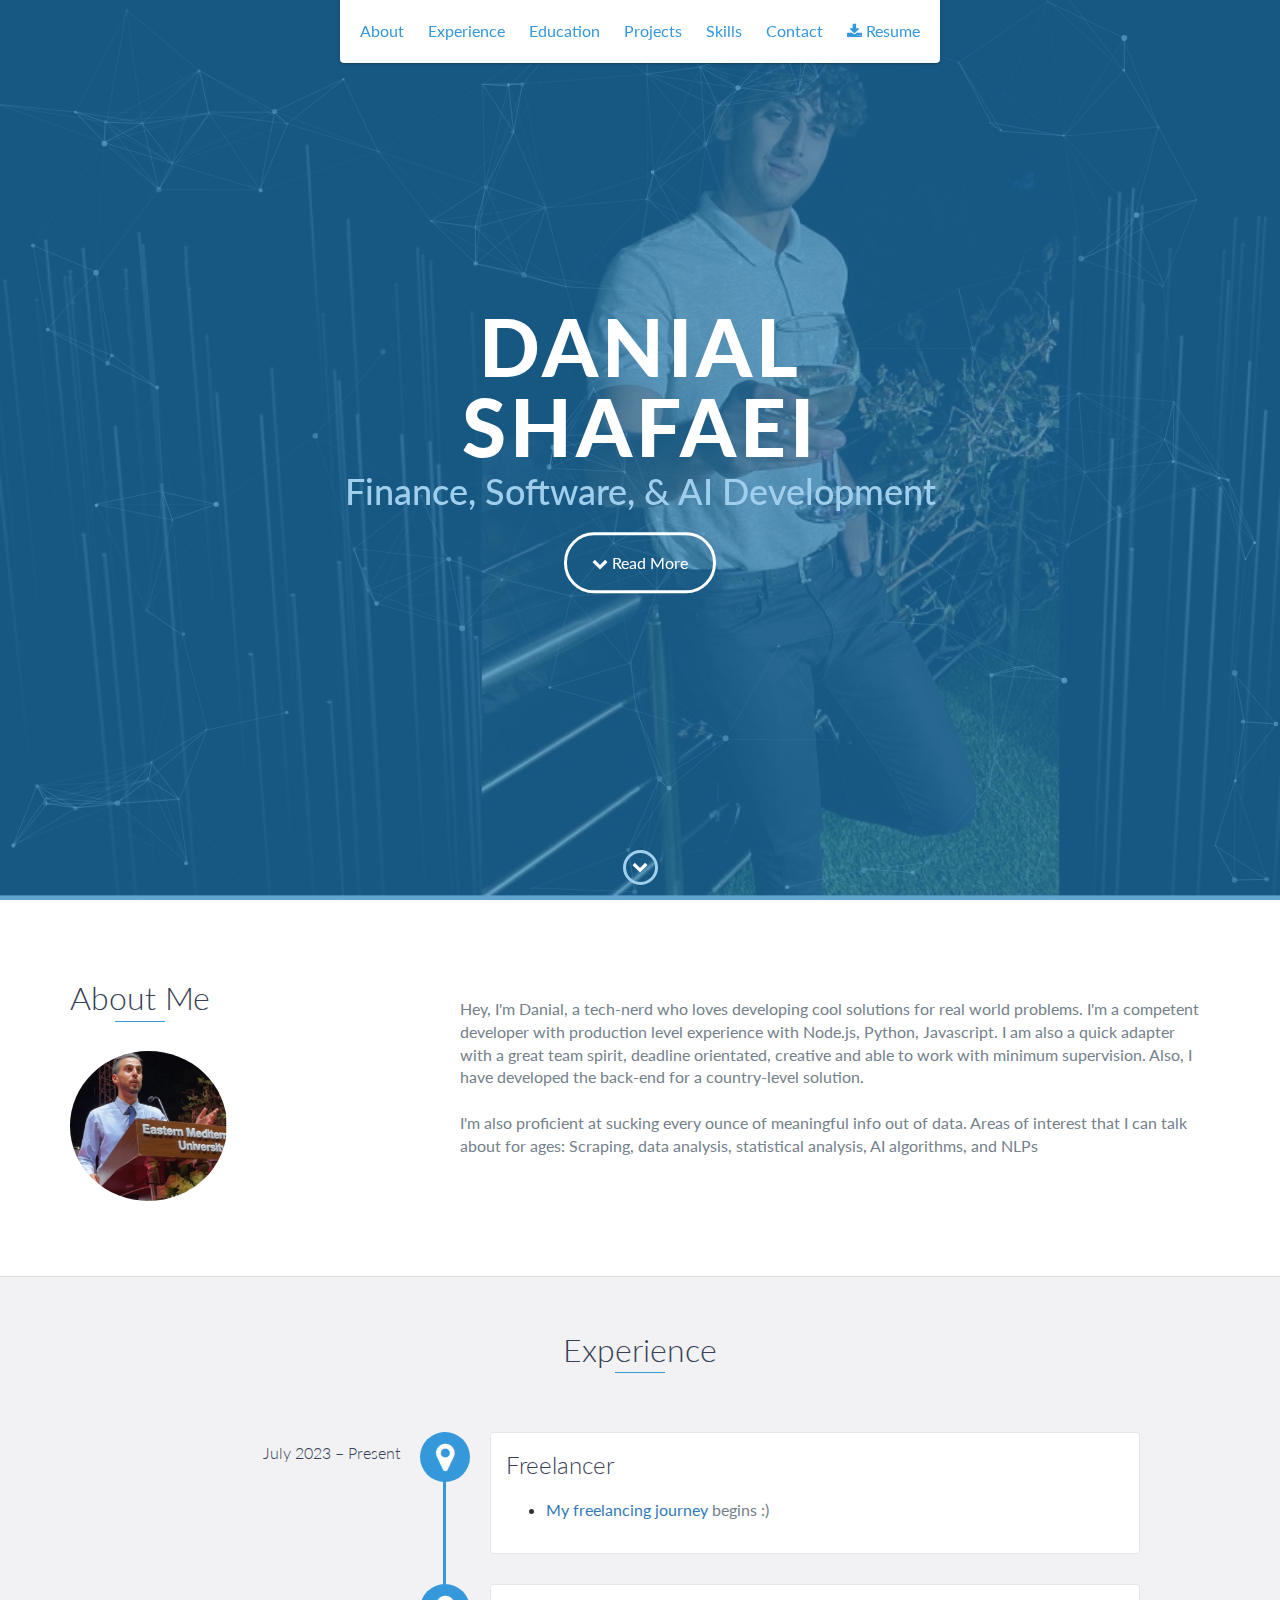
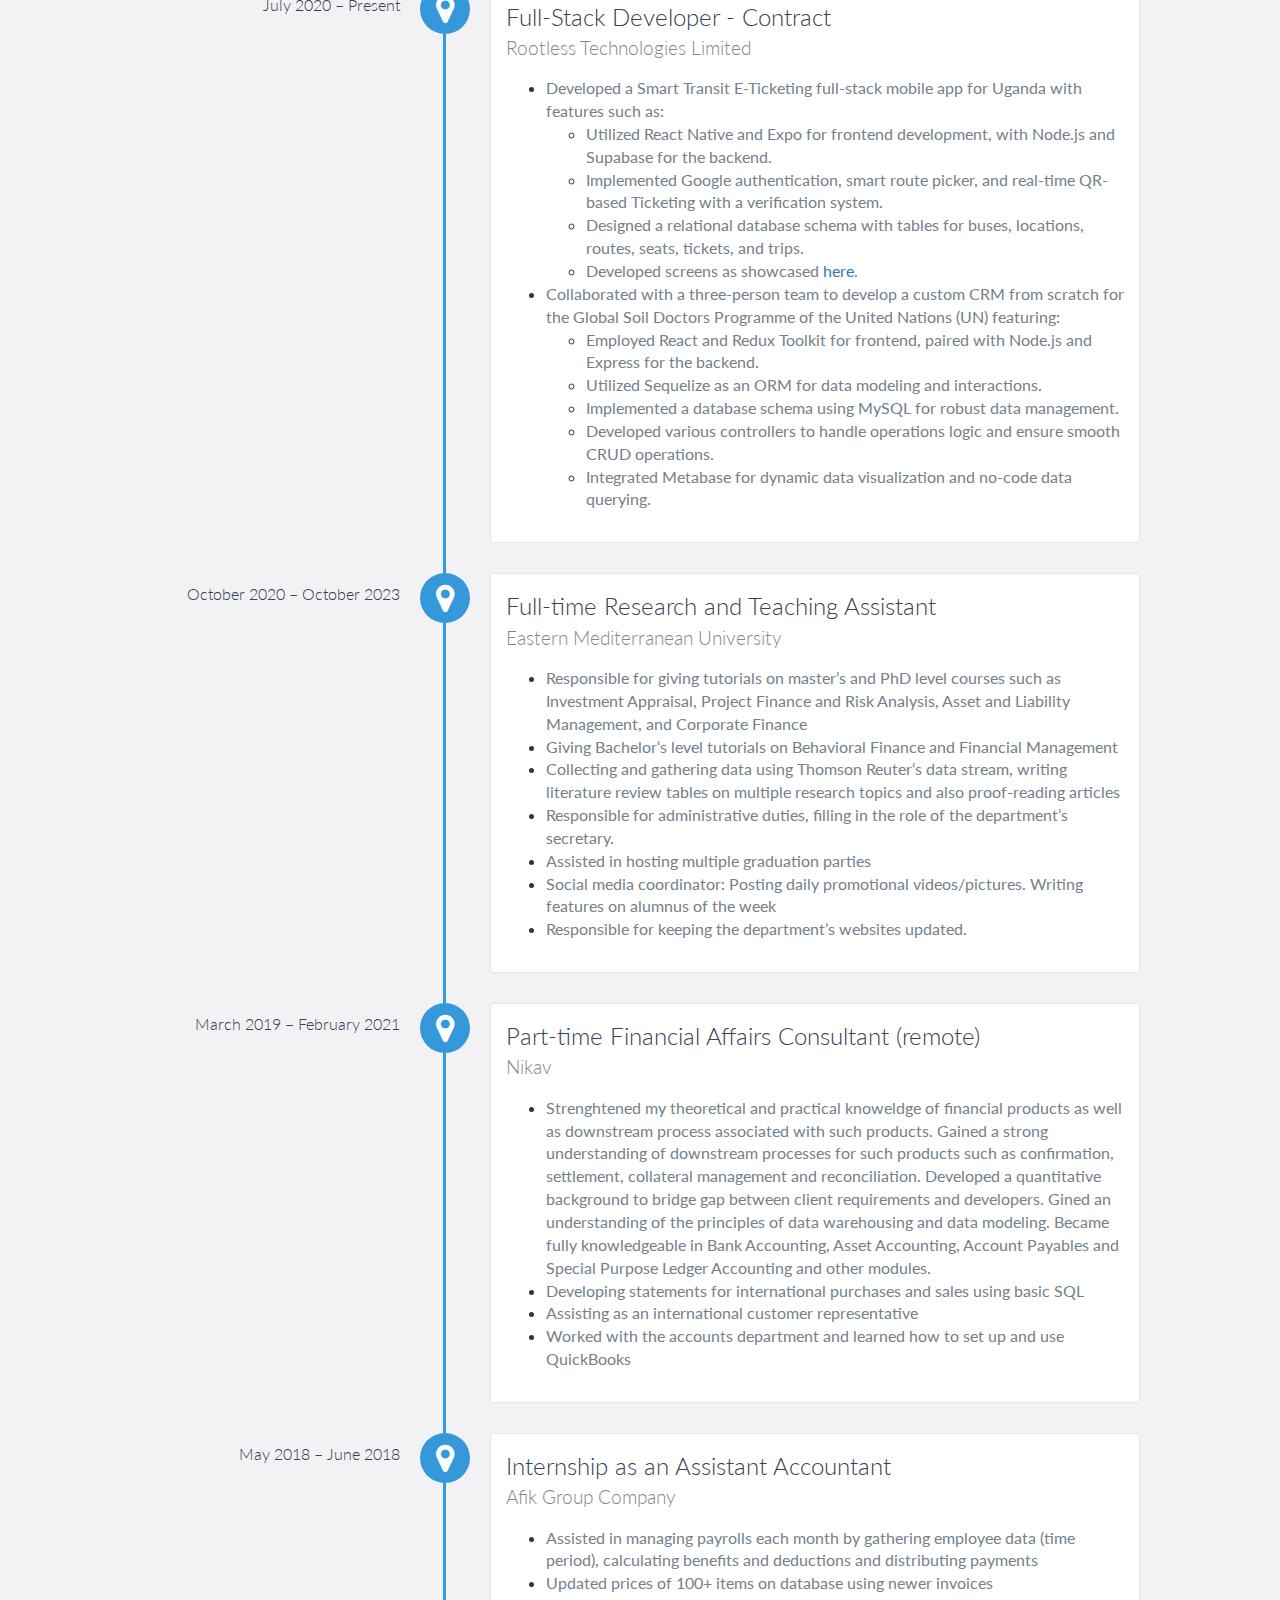
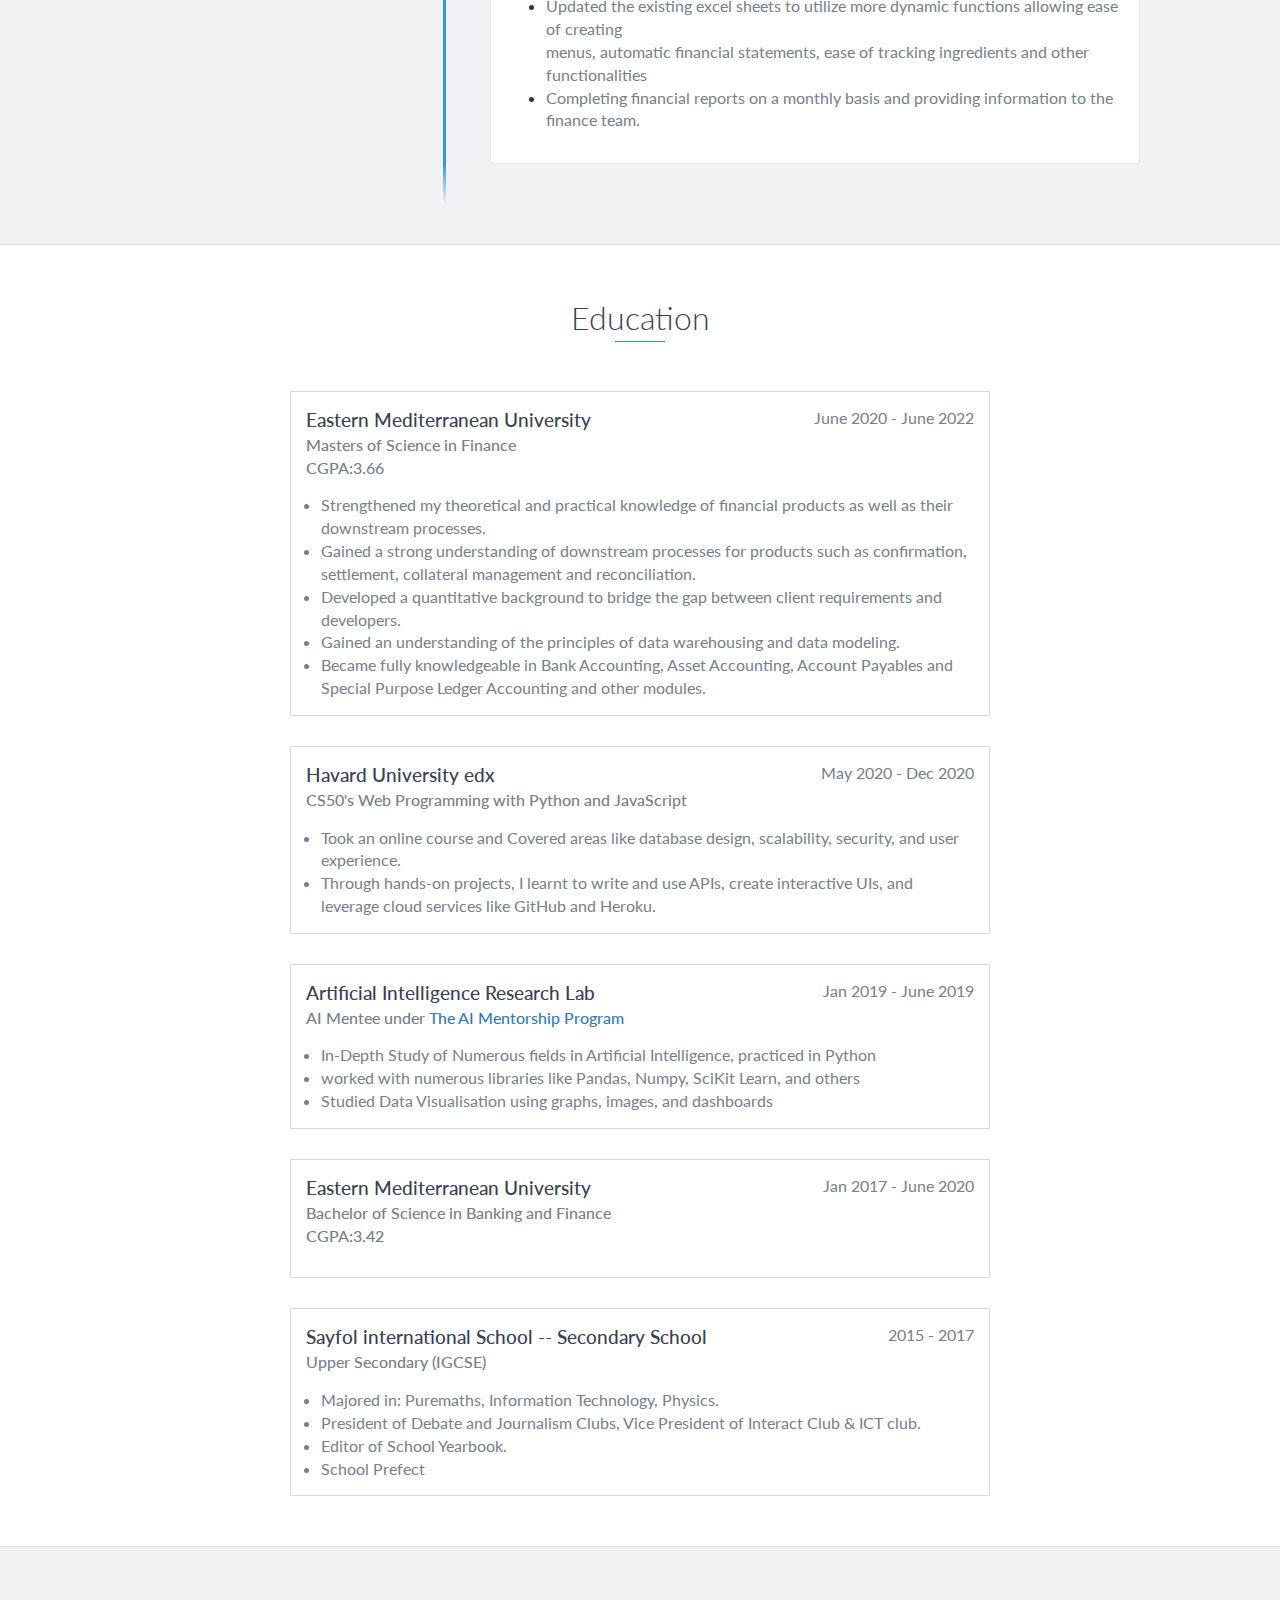
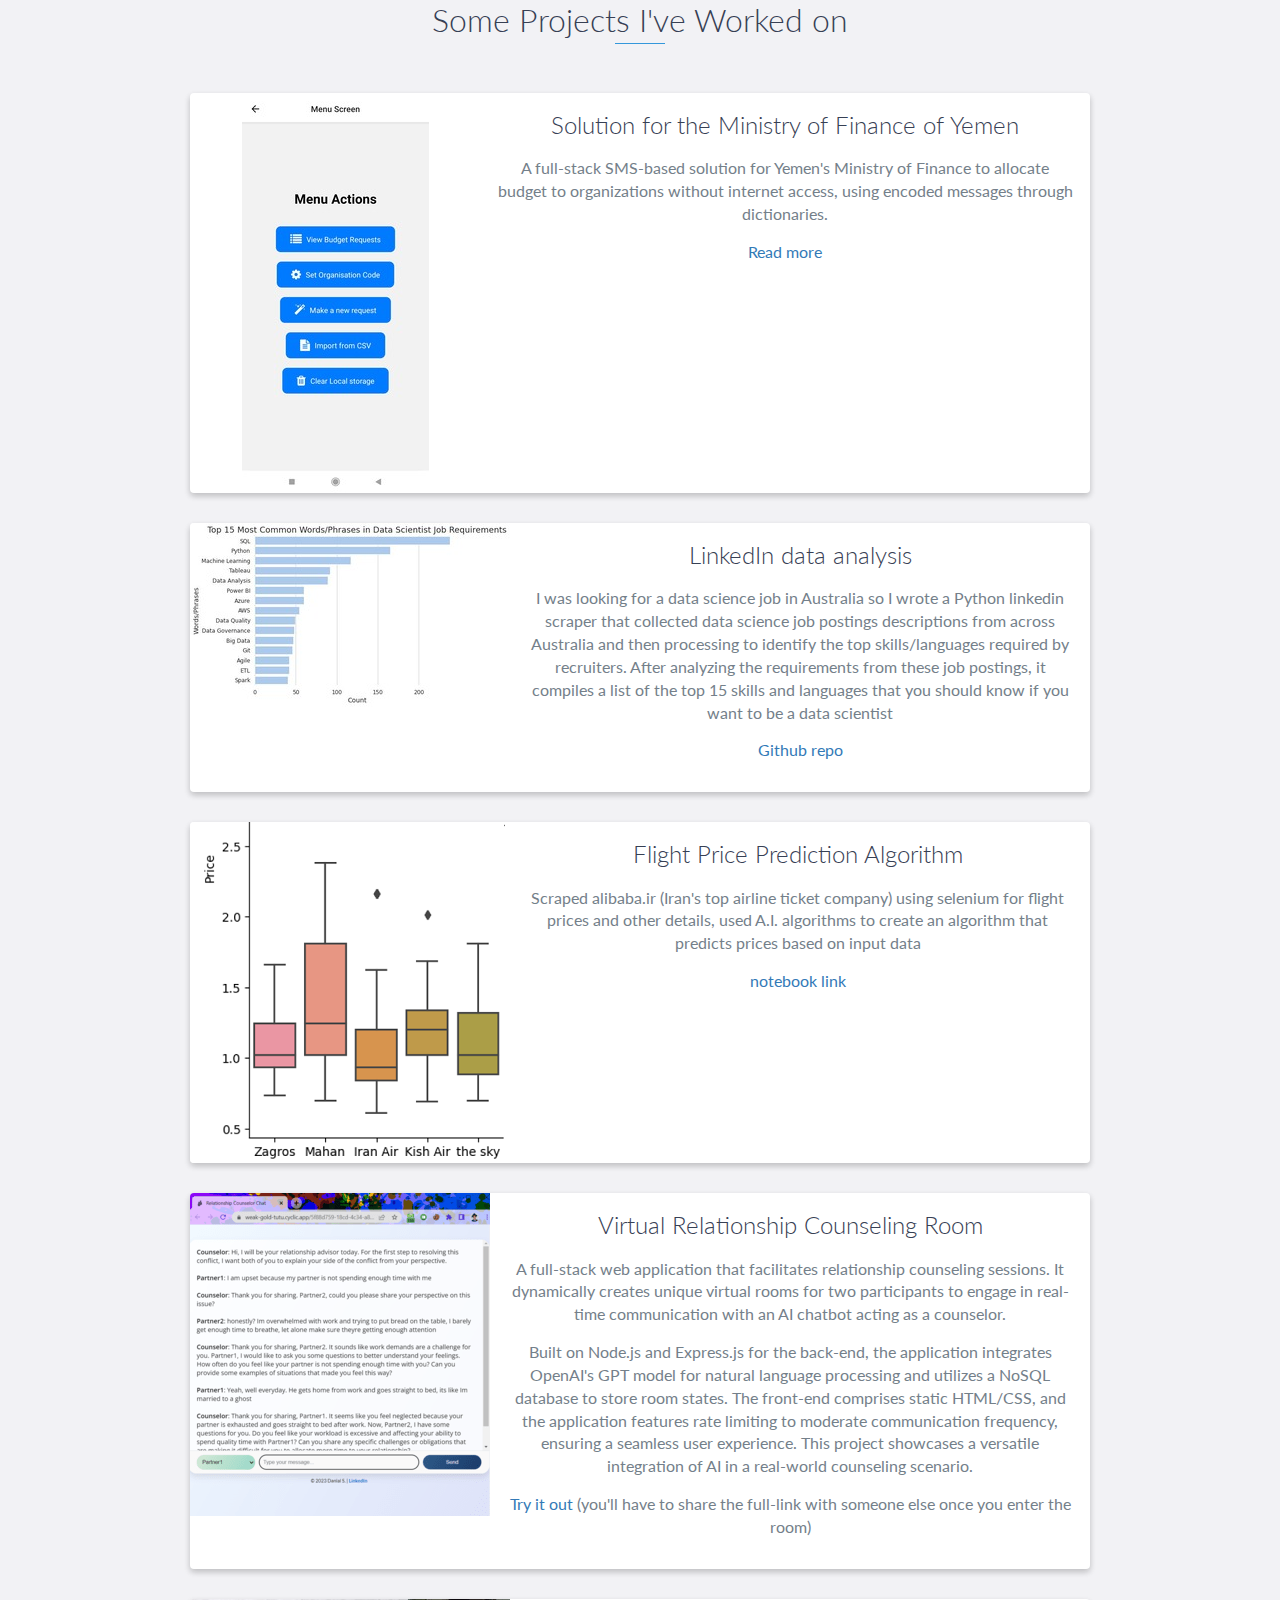
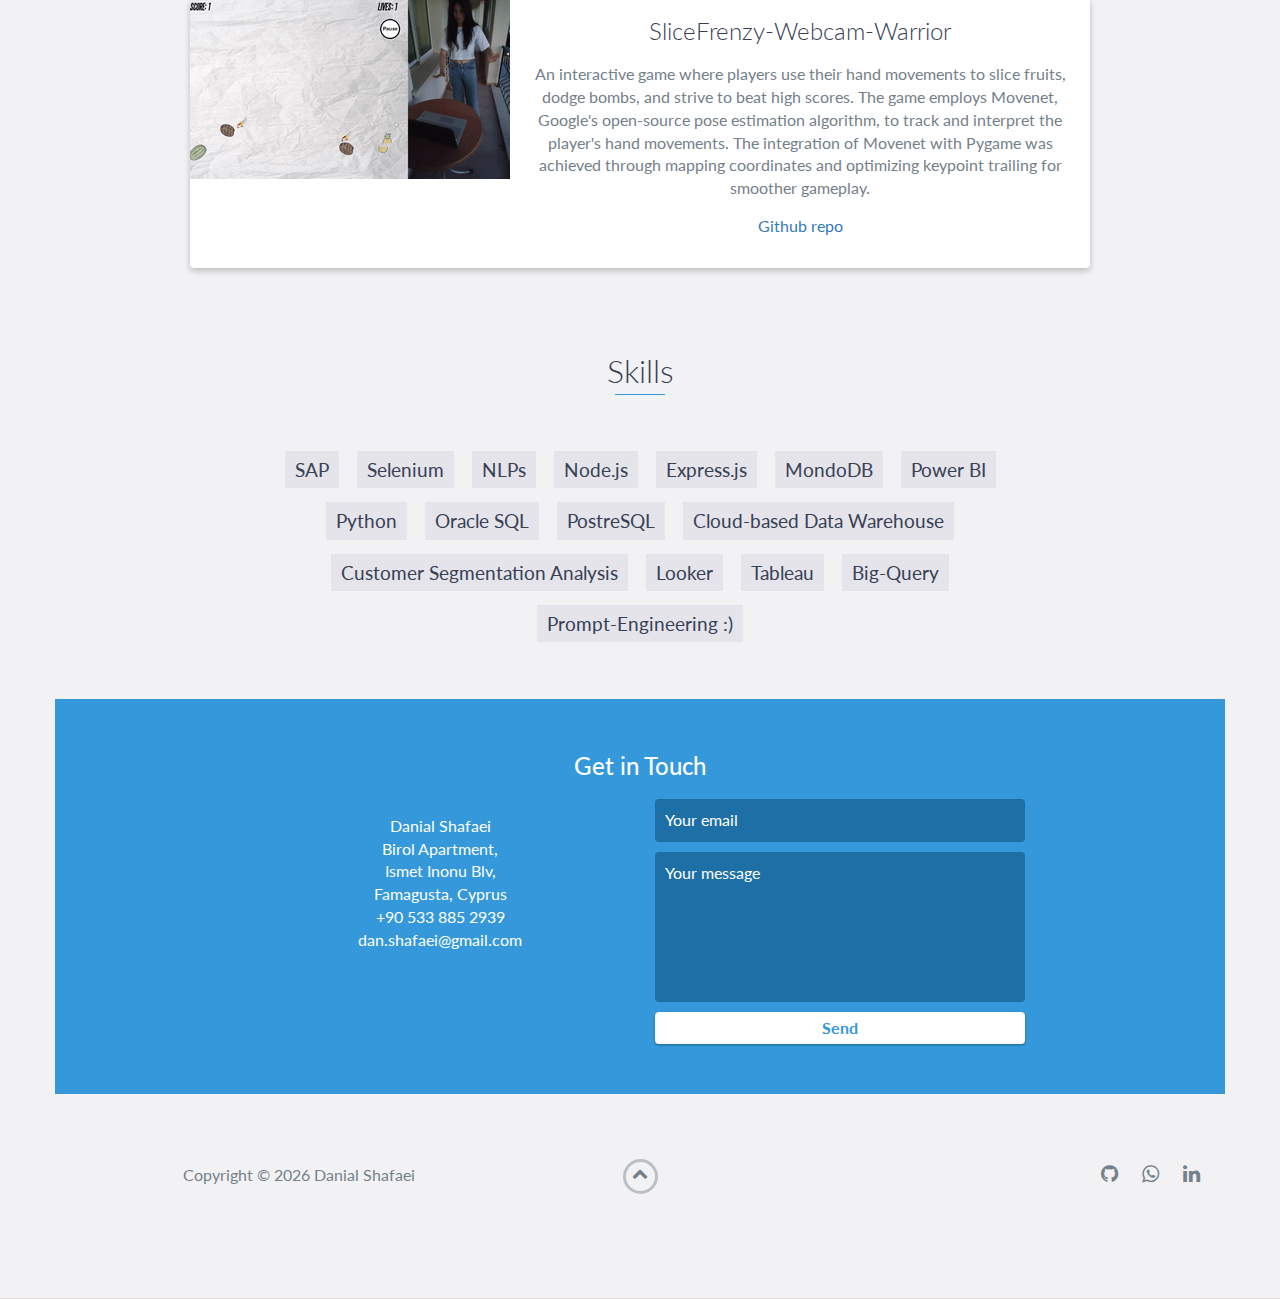
<file: index.html>
<!DOCTYPE html>
<html class="no-js" lang="en">

<head>
    <meta charset="utf-8">
    <meta http-equiv="X-UA-Compatible" content="IE=edge">
    <meta name="viewport" content="width=device-width, initial-scale=1">
    <title>Danial Shafaei | My Resume (CV)</title>
	<link rel="shortcut icon" href="favicon.ico" type="image/x-icon">
	<link rel="icon" href="favicon.ico" type="image/x-icon">
    <link href="https://fonts.googleapis.com/css?family=Lato:300,400,700,900" rel="stylesheet">
    <link rel="stylesheet" href="libs/font-awesome/css/font-awesome.min.css">
    <link href="css/bootstrap.min.css" rel="stylesheet">
    <link href="css/styles.css" rel="stylesheet">

    <meta name="description" content="An enthusiastic, skilled and competent developer with a passion for artificial intelligence and web design">
    <meta property="og:url" content="https://dadashvespek.github.io" />
    <meta property="og:title" content="Danial Shafaei | My Resume " />
    <meta property="og:description" content="My simple online resume : Built and hosted on Github Pages">
    <meta property="og:image" content="https://dadashvespek.github.io/images/profile_close.jpg">
    <meta property="og:type" content="website" />
    <meta property="og:locale" content="en_GB" />

    <!-- <script src="js/modernizr-webp.js"></script> -->
</head>

<body>
    <div id="mobile-menu-open" class="shadow-large">
        <i class="fa fa-bars" aria-hidden="true"></i>
    </div>
    <!-- End #mobile-menu-toggle -->
    <header class="sticky">
        <div id="mobile-menu-close">
            <span>Close</span> <i class="fa fa-times" aria-hidden="true"></i>
        </div>
        <ul id="menu" class="shadow">
            <li>
                <a href="#about">About</a>
            </li>
            <li>
                <a href="#experience">Experience</a>
            </li>
            <li>
                <a href="#education">Education</a>
            </li>
            <li>
                <a href="#projects">Projects</a>
            </li>
            <li>
                <a href="#skills">Skills</a>
            </li>
            <li>
                <a href="#contact">Contact</a>
            </li>

            <li>
                <a href="docs/Resume.pdf" target="_blank" class="no-scroll"><i class="fa fa-download"></i> Resume </a>
            </li>
        </ul>
    </header>
    <!-- End header -->

    <div id="lead">
        <div id="particles-js"></div>
        <div id="lead-content">
            <h1>Danial Shafaei</h1>
            <h2>Finance, Software, & AI Development </h2>
            <a class="btn-rounded-white" id="goDown" style="cursor:pointer"><i class="fa fa-chevron-down pulse"></i> Read More</a>
        </div>
        <!-- End #lead-content -->

        <div id="lead-overlay"></div>

        <div id="lead-down">
            <span>
                <i class="fa fa-chevron-down" aria-hidden="true"></i> 
            </span>
        </div>
        <!-- End #lead-down -->
    </div>
    <!-- End #lead -->
    <div id="about">
        <div class="container">
            <div class="row">
                <div class="col-md-4">
                    <h2 class="heading">About Me</h2><br>
                    <img src="images/profile_close.png" height="150px" style="border-radius:80%" title="Danial Shafaei" alt="Danial Shafaei">
                </div>
                <div class="col-md-8">
                    <p>
                        <br>
                        Hey, I'm Danial, a tech-nerd who loves developing cool solutions for real world problems. 
                        I'm a competent developer with production level experience with Node.js, Python, Javascript. I am also a quick adapter with a great team spirit, deadline orientated, creative and able to work with minimum supervision. Also, I have developed the back-end for a country-level solution.<br><br>
                        I'm also proficient at sucking every ounce of meaningful info out of data. Areas of interest that I can talk about for ages: Scraping, data analysis, statistical analysis, AI algorithms, and NLPs
                    </p>
                </div>
            </div>
        </div>
    </div>
    <!-- End #about -->

    <div id="experience" class="background-alt">
        <h2 class="heading">Experience</h2>
        <div id="experience-timeline">
            
            <div data-date="July 2023 – Present">
                <h3>Freelancer</h3>
                <p>
                    <ul>
                        <li><p><a href="https://www.upwork.com/freelancers/danialshafaei">My freelancing journey</a> begins :)</p></li>
                    </ul>
                </p>
            </div>
            
            <!-- <div data-date="June 2022 – July 2023">
                <h3>Business Analyst</h3>
                <h4>Alibaba Travels Co., Remote</h4>
                <p>Reference: Name: Ramin Ahmadi | Role: Database Admin | Number: +989371440668</p>
                <p>
                    <ul>
                        <li><p>Continuously evaluating and improving the pricing model I created and deployed to aws SageMaker to maximize profitability and drive revenue growth.</p></li>
                        <li><p>Conducted a comprehensive review of the current ticket booking process, identifying a bottleneck that resulted in a ~10% increase in average booking time and a ~5% increase in workload.</p></li>
                        <li><p>Modified online booking system to automate repetitive tasks which reduced manual errors, saving ~5 man-hours per week.</p></li>
                        <li><p>Created client reports under the guidance of senior analysts, receiving 100% positive feedback for aligning to client goals.</p></li>
                        <li><p>Assisting in the implementation of an AI-powered customer service chatbot that utilizes GPT-3, reducing wait times and freeing up staff to handle more complex requests.</p></li>
                        <li><p>Modified the chatbot to utilize the GPT3.5 API, and integrated a vector database using pinecone to extend context.</p></li>
                    </ul>
                </p>
            </div>
             -->
            <div data-date="July 2020 – Present">
                <h3>Full-Stack Developer - Contract</h3>
                <h4>Rootless Technologies Limited</h4>
                <p>
                    <ul>
                        <li><p>Developed a Smart Transit E-Ticketing full-stack mobile app for Uganda with features such as:</p>
                            <ul>
                                <li><p>Utilized React Native and Expo for frontend development, with Node.js and Supabase for the backend.</p></li>
                                <li><p>Implemented Google authentication, smart route picker, and real-time QR-based Ticketing with a verification system.</p></li>
                                <li><p>Designed a relational database schema with tables for buses, locations, routes, seats, tickets, and trips.</p></li>
                                <li><p>Developed screens as showcased <a href="https://imgur.com/a/WxkoVBy" target="_blank">here</a>.</p></li>
                            </ul>
                        </li>
                        <li><p>Collaborated with a three-person team to develop a custom CRM from scratch for the Global Soil Doctors Programme of the United Nations (UN) featuring:</p>
                            <ul>
                                <li><p>Employed React and Redux Toolkit for frontend, paired with Node.js and Express for the backend.</p></li>
                                <li><p>Utilized Sequelize as an ORM for data modeling and interactions.</p></li>
                                <li><p>Implemented a database schema using MySQL for robust data management.</p></li>
                                <li><p>Developed various controllers to handle operations logic and ensure smooth CRUD operations.</p></li>
                                <li><p>Integrated Metabase for dynamic data visualization and no-code data querying.</p></li>
                            </ul>
                        </li>
                    </ul>
                </p>
            </div>
            <div data-date="October 2020 – October 2023">
                <h3>Full-time Research and Teaching Assistant</h3>
                <h4>Eastern Mediterranean University</h4>
                <p>
                    <ul>
                        <li><p>Responsible for giving tutorials on master’s and PhD level courses such as Investment Appraisal,
                            Project Finance and Risk Analysis, Asset and Liability Management, and Corporate Finance</p></li>
                        <li><p>Giving Bachelor‘s level tutorials on Behavioral Finance and Financial Management</p></li>
                        <li><p>Collecting and gathering data using Thomson Reuter‘s data stream, writing literature review tables
                            on multiple research topics and also proof-reading articles</p></li>
                        <li><p>Responsible for administrative duties, filling in the role of the department’s secretary.</p></li>
                        <li><p>Assisted in hosting multiple graduation parties</p></li>
                        <li><p>Social media coordinator: Posting daily promotional videos/pictures. Writing features on alumnus
                            of the week</p></li>
                        <li><p>Responsible for keeping the department’s websites updated. </p></li>
                       </ul>
                </p>
            </div>

            <div data-date="March 2019 – February 2021">
                <h3>Part-time Financial Affairs Consultant (remote)</h3>
                <h4>Nikav</h4>
                <p>
                    <ul><li><p>Strenghtened my theoretical and practical knoweldge of financial products as well as downstream process associated with such products.
Gained a strong understanding of downstream processes for such products such as confirmation, settlement, collateral management and reconciliation.
Developed a quantitative background to bridge gap between client requirements and developers.
Gined an understanding of the principles of data warehousing and data modeling.
Became fully knowledgeable in Bank Accounting, Asset Accounting, Account Payables and Special Purpose Ledger Accounting and other modules.</p></li>
                        <li><p>Developing statements for international purchases and sales using basic SQL</p></li>
                        <li><p>Assisting as an international customer representative</p></li>
                        <li><p>Worked with the accounts department and learned how to set up and use QuickBooks</p></li>
                    </ul>
                </p>
            </div>
            

            <div data-date="May 2018 – June 2018">
                <h3>Internship as an Assistant Accountant</h3>
                <h4>Afik Group Company</h4>
                <p>
                    <ul>
                        <li><p>Assisted in managing payrolls each month by gathering employee data (time period), calculating
                            benefits and deductions and distributing payments</p></li>
                        <li><p>Updated prices of 100+ items on database using newer invoices</p></li>
                        <li><p>Updated the existing excel sheets to utilize more dynamic functions allowing ease of creating <br>
                            menus, automatic financial statements, ease of tracking ingredients and other functionalities</p></li>
                        <li><p>Completing financial reports on a monthly basis and providing information to the finance team.</p></li>
                        
                    </ul>
                </p>
            </div>

            <!--<div data-date="November 2018 – May 2019">
                <h3>Web & App Developer, In-Charge:Ticketing System</h3>
                <h4>Africa Strategic Leadership Centre,<br>
                Ministry of ICT & National Guidance</h4>
                <p>
                    <ul>
                        <li><p>In charge of maintaining the centre's server, software, and websites</p></li>
                        <li><p>Built the Africa Now Website and the Africa Now Conference App</p></li>
                        <li><p>Set up and managed the online ticketing system for the Africa Now Conference held in March 2019</p></li>
                    </ul>
                </p>
            </div>

            <div data-date="January 2016 - Present">
                <h3>Web Developer (Part-time)</h3>
                <h4>Rootless Technologies Limited</h4>
                <p>
                    Used multiple frameworks  to develop and maintain websites for various organisations<br>
                    Partnered with Rootless Technologies Limited for some of the projects.<br>
                    A few of the projects I've worked on include:</p><br>
                <ul>
                    <li><a href="https://airmentorship.github.io" target="_blank">The Makerere Artificial Intelligence Research Lab Mentorship Website</a></li>
                    <li><a href="https://media.gcic.go.ug" target="_blank">The Annual Leaders Gathering Website</a></li>
                    <li style="color: #74808a;">A hotel Management System built using CodeIgniter intended for use by Hotel Eliana.</li>
                    <li style="color: #74808a;">and many more projects that can be viewed at <a href="https://studio.rtl.ug" target="_blank">Studio.rtl.ug</a>.</li>
                <ul>
                
            </div>

            <div data-date="June 2017 – February 2018">
                <h3>IT Operations</h3>
                <h4>Airtel Uganda Limited</h4>
                <p>
                    <ul>
                        <li><p> Built a human resource management system using Oracle Application Express. Used PL/SQL and JavaScript extensively for this.</p></li>
                        <li><p> Used Java Enterprise Edition for maintaining and updating simple USSD applications.</p></li>
                        <li><p> Set up and managed a server with RHEL OS</p></li>
                        <li><p> Editor of Airtern Magazine 2017.</p></li>
                    </ul>
                </p>
            </div>

            <div data-date="January 2015 – August 2015">
                <h3>Sales & Finance</h3>
                <h4>Mandela Group of Companies</h4>
                <p>
                    - Worked within the accounts department and learned how to set up and use QuickBooks.
                    <br>
                    - Worked as a Sales Supervisor at multiple branches and learnt how to sell and manage people.
                </p>
            </div>-->
        </div>
    </div> 
    <!-- End #experience -->

    <div id="education">

        <h2 class="heading">Education</h2>

        <div class="education-block">
            <h3>Eastern Mediterranean University</h3>
            <span class="education-date">June 2020 - June 2022</span>
            <h4>Masters of Science in Finance<br>
            CGPA:3.66 </h4>
            
            <p>
                <ul>
                <li>
                    Strengthened my theoretical and practical knowledge of financial products as well as their downstream processes.
                </li>
                <li>
                    Gained a strong understanding of downstream processes for products such as confirmation, settlement, collateral management and reconciliation.
                </li>
                <li>
                    Developed a quantitative background to bridge the gap between client requirements and developers.
                </li>
                <li>
                    Gained an understanding of the principles of data warehousing and data modeling.
                </li>
                <li>
                    Became fully knowledgeable in Bank Accounting, Asset Accounting, Account Payables and Special Purpose Ledger Accounting and other modules.
                </li>
               
            </ul>
            </p>
        </div>
        <!-- End .education-block -->

        <div class="education-block">
            <h3>Havard University edx</h3>
            <span class="education-date">May 2020 - Dec 2020</span>
            <h4>CS50's Web Programming with Python and JavaScript</h4>
            <p>
                <ul>
                <li>
                    Took an online course and Covered areas like database design, scalability, security, and user experience. 
                </li>
                <li>
                    Through hands-on projects, I learnt to write and use APIs, create interactive UIs, and leverage cloud services like GitHub and Heroku.
                </li>
            </ul>
            </p>
        </div>
        <!-- End .education-block -->

        <div class="education-block">
            <h3>Artificial Intelligence Research Lab</h3>
            <span class="education-date">Jan 2019 - June 2019</span>
            <h4>AI Mentee under <a href="https://airmentorship.github.io" target="_blank"> The AI Mentorship Program</a></h4>
            <p>
                <ul>
                <li>
                    In-Depth Study of Numerous fields in Artificial Intelligence, practiced in Python
                </li>
                <li>
                    worked with numerous libraries like Pandas, Numpy, SciKit Learn, and others
                </li>
                <li>
                    Studied Data Visualisation using graphs, images, and dashboards
                </li>
            </ul>
            </p>
        </div>
        <!-- End .education-block -->

        <div class="education-block">
            <h3>Eastern Mediterranean University</h3>
            <span class="education-date">Jan 2017 - June 2020</span>
            <h4>Bachelor of Science in Banking and Finance<br>
            CGPA:3.42</h4>
            <!--<p>
                <ul>
                <li>
                    Studied Bachelor of Science in Information Systems from the College of Computing and Information Science.
                </li>
                <li>
                    Built a School Shuttle Services Management Platform and accompanying android and web apps as a final year project.
                </li>
                <li>
                    Graduated with honors in January 2019 with a First Class degree and as Class Valedictorian.
                </li>
                <li>
                    Completed a Cisco Certified Network Associate Course in July 2016.
                </li>
                <li>
                    Active member of The Rotaract Club of Makerere University.
                </li>
            </ul>
            </p>-->
        </div>
        <!-- End .education-block -->

        <div class="education-block">
            <h3>Sayfol international School -- Secondary School</h3>
            <span class="education-date">2015 - 2017</span>
            <h4>Upper Secondary (IGCSE)</h4>
            <ul>
                <li>
                    Majored in: Puremaths, Information Technology, Physics.
                </li>
                <li>
                    President of Debate and Journalism Clubs, Vice President of Interact Club & ICT club.
                </li>
                <li>
                    Editor of School Yearbook.
                </li>
                <li>School Prefect
                </li>
            </ul>
        </div>

        <!--<div class="education-block">
            <h3>Prior Education History</h3>
            <span class="education-date">2002 - 2011</span>
            <h4></h4>
            <ul>
                <li>
                    King's College Budo : 2009 - 2011
                </li>
                <li>
                    Trinity Academy :  2008
                </li>
                <li>
                    Lakeside Academy : 2005 - 2007
                </li>
            </ul>
        </div>
        <!-- End .education-block -->
    </div>
    <!-- End #education -->

    <div id="projects" class="background-alt">
        <h2 class="heading">Some Projects I've  Worked on</h2>
        <div class="container">
            <div class="row">
                <div class="project shadow-large">
                    <div class="project-image">
                        <img src="images/pmf.jpg" />
                    </div>
                    <!-- End .project-image -->
                    <div class="project-info">
                        <h3>Solution for the Ministry of Finance of Yemen</h3>
                        <p>
                            A full-stack SMS-based solution for Yemen's Ministry of Finance to allocate budget to organizations without internet access, using encoded messages through dictionaries.</p>
                        <p>
                         <a href="https://www.linkedin.com/posts/activity-7061702508951347200-8g6_?utm_source=share&utm_medium=member_desktop"target="_blank">Read more</a>
                        </p>
                    </div>
                    <!-- End .project-info -->
                </div>
                <!-- End .project -->
                <!-- AMagara -->
                <div class="project shadow-large">
                    <div class="project-image">
                        <img src="images/linkedinscraper.jpg" />
                    </div>
                    <!-- End .project-image -->
                    <div class="project-info">
                        <h3>LinkedIn data analysis</h3>
                        <p>
                            I was looking for a data science job in Australia so I wrote a Python linkedin scraper that collected data science job postings descriptions from across Australia and then processing to identify the top skills/languages required by recruiters. After analyzing the requirements from these job postings, it compiles a list of the top 15 skills and languages that you should know if you want to be a data scientist                           
                        </p>
                        <p>
                         <a href="https://github.com/dadashvespek/LinkedinAusScraped"target="_blank">Github repo</a>
                        </p>
                    </div>
                    <!-- End .project-info -->
                </div>
                <!-- End .project -->
                <div class="project shadow-large">
                    <div class="project-image">
                        <img src="images/amagara.png" />
                    </div>
                    <!-- End .project-image -->
                    <div class="project-info">
                        <h3>Flight Price Prediction Algorithm</h3>

                        <p>
                            Scraped alibaba.ir (Iran's top airline ticket company) using selenium for flight prices and other details, used A.I. algorithms to create an algorithm that predicts prices based on input data
                        </p>
                        <p>
                            <a href="Alibaba.ir's pricing prediction (2).html"target="_blank">notebook link</a>    
                        </p>
                    </div>
                    <!-- End .project-info -->
                </div>
                <!-- End .project -->

                <!-- Store Traffic Counter -->
                <div class="project shadow-large">
                    <div class="project-image">
                        <img src="images/Relationship_counselor.png" />
                    </div>
                    <!-- End .project-image -->
                    <div class="project-info">
                        <h3>Virtual Relationship Counseling Room</h3>
                        <p>
                            A full-stack web application that facilitates relationship counseling sessions. It dynamically creates unique virtual rooms for two participants to engage in real-time communication with an AI chatbot acting as a counselor. </p>
                        <p>
                            Built on Node.js and Express.js for the back-end, the application integrates OpenAI's GPT model for natural language processing and utilizes a NoSQL database to store room states. The front-end comprises static HTML/CSS, and the application features rate limiting to moderate communication frequency, ensuring a seamless user experience. This project showcases a versatile integration of AI in a real-world counseling scenario. 
                        </p>
                        <p>
                            <a href="https://weak-gold-tutu.cyclic.app/"target="_blank">Try it out</a> (you'll have to share the full-link with someone else once you enter the room) 
                        </p>
                    </div>
                    <!-- End .project-info -->
                </div>
                <div class="project shadow-large">
                    <div class="project-image">
                        <img src="images/slice.png" />
                    </div>
                    <!-- End .project-image -->
                    <div class="project-info">
                        <h3>SliceFrenzy-Webcam-Warrior</h3>
                        <p>
                            An interactive game where players use their hand movements to slice fruits, dodge bombs, and strive to beat high scores. The game employs Movenet, Google's open-source pose estimation algorithm, to track and interpret the player's hand movements. The integration of Movenet with Pygame was achieved through mapping coordinates and optimizing keypoint trailing for smoother gameplay.</p>
                        <p>
                            <a href="https://github.com/dadashvespek/SliceFrenzy-Webcam-Warrior/"target="_blank">Github repo</a>
                        </p>
                    </div>
                    <!-- End .project-info -->
                </div>

                
     
    <!-- End #projects -->

    <div id="skills">
        <h2 class="heading">Skills</h2>
        <ul>
            <li>SAP</li>
            <li>Selenium</li>
            <li>NLPs</li>
            <li>Node.js</li>
            <li>Express.js</li>
            <li>MondoDB</li>
            <li>Power BI</li>
            <li>Python</li>
            <li>Oracle SQL</li>
            <li>PostreSQL</li>
            <li>Cloud-based Data Warehouse</li>
            <li>Customer Segmentation Analysis</li>
            <li>Looker</li>
            <li>Tableau</li>
            <li>Big-Query</li>
            <li>Prompt-Engineering :)</li>
        </ul>
    </div>
    <!-- End #skills -->

   <!--  <div class="optional-section">
        <h2 class="heading">Section Name</h2>

        <div class="clients">
            <div>
                <a href="https://mak.ac.ug" target="_blank" ><img src="images/logos/makerere.jpg" alt="Makerere Logo" ></a>
            </div>
            <div>
                <a href="" target="_blank"><img src="images/logos/air_mentorship.png" alt="air Logo"></a>
            </div>  
            <div>
                <a href="https://google.com" target="_blank"><img src="images/logos/google.png" alt="Google Logo"></a>
            </div>
            <div>
                <a href="https://facebook.com/developers" target="_blank"><img src="images/logos/facebook.png" alt="Facebook Logo"></a>
            </div>
            <div>
                <a href="https://airmentorship.github.io" target="_blank"><img src="images/logos/air_logo_long.png" alt="AI Research Logo"></a>
            </div>
        </div>
    </div>
     End .optional-section -->

    <div id="contact">

        <h2>Get in Touch</h2>
        <div id="contact-form" style="width:100%;max-width:800px;" class="row">
            <div class="col-md-6 col-sm-6">
            
            <p style="color: white">
                Danial Shafaei<br>
                Birol Apartment,<br>
                Ismet Inonu Blv,<br>
                Famagusta, Cyprus<br>
                +90 533 885 2939<br>
                dan.shafaei@gmail.com<br>
            </p>
            </div>
            <div class="col-md-6 col-sm-6" style="max-width: 500px;">
                <form method="POST" action="https://formspree.io/f/kakbr800@gmail.com">
                    <input type="hidden" name="_subject" value="Contact request from personal website" />
                    <input type="email" name="_replyto" placeholder="Your email" required>
                    <textarea name="message" placeholder="Your message" required></textarea>
                    <button type="submit">Send</button>
                </form>
            </div>
        </div>
        <!-- End #contact-form -->
    </div>
    <!-- End #contact -->

    <footer>
        <div class="container">
            <div class="row">
                <div class="col-sm-5 copyright">
                    <p>
                        Copyright &copy; <script>  document.write((new Date()).getFullYear());</script> Danial Shafaei
                    </p>
                </div>
                <div class="col-sm-2 top">
                    <span id="to-top">
                        <i class="fa fa-chevron-up" aria-hidden="true"></i>
                    </span>
                </div>
                <div class="col-sm-5 social">
                    <ul>
                        <li>
                            <a href="https://github.com/dadashvespek" target="_blank"><i class="fa fa-github" aria-hidden="true"></i></a>
                        </li>
                        <li>
                            <a href="http://api.whatsapp.com/send?phone=905338852939" target="_blank" style="text-decoration-color:green"><i class="fa fa-whatsapp" aria-hidden="true"></i></a>
                        </li>
                        <li>
                            <a href="https://www.linkedin.com/in/danial-s-13842411b/" target="_blank"><i class="fa fa-linkedin" aria-hidden="true"></i></a>

                        </li>
                        <!--<li>
                            <a href="https://twitter.com/kanyeceejay" target="_blank"><i class="fa fa-twitter" aria-hidden="true"></i></a>
                        </li> -->
                    </ul>
                </div>
            </div>
        </div>
    </footer>
    <!-- End footer -->

    <script src="https://ajax.googleapis.com/ajax/libs/jquery/1.12.4/jquery.min.js"></script>
    <script src="js/scripts.min.js"></script>
    <script src="js/particles.min.js"></script>
    <script src="js/app.js"></script>

</body>

</html>
</file>
<file: css/styles.css>
/*!
    Title: Dev Portfolio Template
    Version: 1.2.2
    Last Change: 03/25/2020
    Author: Kanyesigye Akbr
    Repo: https://github.com/RyanFitzgerald/devportfolio-template
    Forked From: https://github.com/RyanFitzgerald/devportfolio-template
    
    Description: This file contains all the styles associated with the page
    that don't come from third party libraries. This file gets compiled using
    Gulp and send to the /css folder which is then loaded on the page.
*/body{font-family:'Lato', 'Raleway',sans-serif;font-size:16px}body.active{overflow:hidden;z-index:-1}.no-js #experience-timeline>div{background:#fff;padding:10px;margin-bottom:10px;border:1px solid #dcd9d9}.no-js #experience-timeline>div h3{font-size:1.5em;font-weight:300;color:#374054;display:inline-block;margin:0}.no-js #experience-timeline>div h4{font-size:1.2em;font-weight:300;color:#7e8890;margin:0 0 15px 0}.no-js #experience-timeline>div p{color:#74808a;font-size:1em;margin:0}.no-js #experience-timeline:before,.no-js #experience-timeline:after{content:none}@keyframes dropHeader{0%{transform:translateY(-100%)}100%{transform:translateY(0)}}header{position:absolute;top:0;left:0;right:0;text-align:center;z-index:10;animation-name:dropHeader;animation-iteration-count:1;animation-timing-function:ease;animation-duration:0.75s}header ul{display:inline-block;background:#fff;text-align:center;padding:10px;margin:0;border-bottom-right-radius:4px;border-bottom-left-radius:4px}header li{display:inline-block}header a{display:block;color:#3498db;padding:10px}header a:hover{color:#217dbb;text-decoration:none;background:#eee;border-radius:4px}header a:focus{color:#3498db;text-decoration:none}header.active{display:block}header.sticky{position:fixed;z-index:999}#menu.active{display:block}#mobile-menu-open{display:none;cursor:pointer;position:fixed;right:15px;top:10px;color:#3498db;font-size:1.5em;z-index:20;padding:0 7px;border-radius:4px;background:#fff}#mobile-menu-close{display:none;text-align:right;width:100%;background:#fff;font-size:1.5em;padding-right:15px;padding-top:10px;cursor:pointer;color:#3498db}#mobile-menu-close span{font-size:0.5em;text-transform:uppercase}#mobile-menu-close i{vertical-align:middle}footer{padding:50px 0}.copyright{padding-top:20px}.copyright p{margin:0;color:#74808a}.top{text-align:center}.top span{cursor:pointer;display:block;margin:15px auto 0 auto;width:35px;height:35px;border-radius:50%;border:3px solid #b9bfc4;text-align:center}.top i{color:#74808a}.social{text-align:right}.social ul{margin:5px 0 0 0;padding:0}.social li{display:inline-block;font-size:1.25em;list-style:none}.social a{display:block;color:#74808a;padding:10px}.social a:hover{color:#3498db}.btn-rounded-white{display:inline-block;color:#fff;padding:15px 25px;border:3px solid #fff;border-radius:30px;transition:.5s ease all}.btn-rounded-white:hover{color:#3498db;background:#fff;text-decoration:none}.shadow{box-shadow:0 1px 3px rgba(0,0,0,0.12),0 1px 2px rgba(0,0,0,0.24)}.shadow-large{box-shadow:0 3px 6px rgba(0,0,0,0.08),0 3px 6px rgba(0,0,0,0.15)}.heading{position:relative;display:inline-block;font-size:2em;font-weight:300;margin:0 0 30px 0}.heading:after{position:absolute;content:'';top:100%;height:1px;width:50px;left:0;right:0;margin:0 auto;background:#3498db}.background-alt{background:#f2f2f5}#lead{position:relative;height:100vh;min-height:500px;max-height:1080px;background:url(../images/header.jpg);background-size:cover;padding:15px;overflow:hidden}#lead-content{position:absolute;z-index:10;top:50%;left:50%;transform:translate(-50%, -50%);text-align:center}#lead-content h1,#lead-content h2{margin:0}#lead-content h1{color:#fff;font-weight:900;font-size:5em;text-transform:uppercase;letter-spacing:0.05em;line-height:1em}#lead-content h2{color:#a0cfee;font-weight:500;font-size:2.25em;margin-bottom:15px}#lead-overlay{position:absolute;height:100%;width:100%;top:0;right:0;bottom:0;left:0;background:rgba(33,125,187,0.7);z-index:2}#particles-js{position:absolute;height:100%;width:100%;top:0;right:0;bottom:0;left:0;z-index:1}#lead-down{position:absolute;left:0;right:0;width:100%;text-align:center;z-index:10;bottom:15px;color:#fff}#lead-down span{cursor:pointer;display:block;margin:0 auto;width:35px;height:35px;border-radius:50%;border:3px solid #a0cfee;text-align:center}#lead-down i{animation:pulsate 1.5s ease;animation-iteration-count:infinite;padding-top:5px}.pulse{animation:pulsate 1.5s ease;animation-iteration-count:infinite;padding-top:5px}@keyframes pulsate{0%{transform:scale(1, 1)}50%{transform:scale(1.2, 1.2)}100%{transform:scale(1, 1)}}#about{padding:75px 15px;border-bottom:1px solid #dcd9d9}#about h2{color:#374054}#about p{color:#74808a;margin:0}#experience{padding:50px 15px;text-align:center;border-bottom:1px solid #dcd9d9}#experience h2{color:#374054}#experience-timeline{margin:30px auto 0 auto;position:relative;max-width:1000px}#experience-timeline:before{position:absolute;content:'';top:0;bottom:0;left:303px;right:auto;height:100%;width:3px;background:#3498db;z-index:0}#experience-timeline:after{position:absolute;content:'';width:3px;height:40px;background:#3498db;background:linear-gradient(to bottom, #3498db, rgba(52,152,219,0));top:100%;left:303px}.vtimeline-content{margin-left:350px;background:#fff;border:1px solid #e6e6e6;padding:15px;border-radius:3px;text-align:left}.vtimeline-content h3{font-size:1.5em;font-weight:300;color:#374054;display:inline-block;margin:0}.vtimeline-content h4{font-size:1.2em;font-weight:300;color:#7e8890;margin:0 0 15px 0}.vtimeline-content p{color:#74808a;font-size:1em;margin:0}.vtimeline-point{position:relative;display:block;vertical-align:top;margin-bottom:30px}.vtimeline-icon{position:relative;color:#fff;width:50px;height:50px;background:#3498db;border-radius:50%;float:left;z-index:99;margin-left:280px}.vtimeline-icon i{display:block;font-size:2em;margin-top:10px}.vtimeline-date{width:260px;text-align:right;position:absolute;left:0;top:10px;font-weight:300;color:#374054}#education{padding:50px 15px 20px 15px;border-bottom:1px solid #dcd9d9;text-align:center}#education h2{color:#374054;margin-bottom:50px}.education-block{max-width:700px;margin:0 auto 30px auto;padding:15px;border:1px solid #dcd9d9;text-align:left}.education-block h3{font-weight:500;float:left;margin:0;color:#374054}.education-block span{color:#74808a;float:right}.education-block h4{color:#74808a;clear:both;font-weight:500;margin:0 0 15px 0}.education-block p,.education-block ul{margin:0;color:#74808a;font-size:1em}.education-block ul{padding:0 0 0 15px}#projects {
    padding: 50px 15px;
    border-bottom: 1px solid #dcd9d9;
    text-align: center;
}

#projects h2 {
    color: #374054;
    margin-bottom: 50px;
}

.project {
    display: flex; /* Using flexbox layout */
    max-width: 900px;
    margin: 0 auto 30px auto;
    background: #fff;
    border-radius: 4px;
    overflow: hidden;
}

.project-image {
    flex: 1; /* Takes up 1 fraction of the space */
}

.project-info {
    flex: 2; /* Takes up 2 fractions of the space */
    position: relative;
    padding: 15px;
}

.project-info h3 {
    font-size: 1.5em;
    font-weight: 300;
    color: #374054;
    margin: 0 0 15px 0;
}

.project-info p {
    color: #74808a;
    margin: 0 0 15px 0;
    font-size: 1em;
}

.no-image .project-info {
    position: relative;
    margin: 0;
    padding: 30px 15px;
}

.project-img {
    max-width: 100%;
    height: auto;
    display: block;
}

#skills{padding:50px 15px;text-align:center}#skills h2{color:#374054;margin-bottom:50px}#skills ul{display:block;margin:0 auto;padding:0;max-width:800px}#skills li{display:inline-block;margin:7px;padding:5px 10px;color:#374054;background:#e4e4ea;list-style:none;cursor:default;font-size:1.2em}#contact{padding:50px 15px;background:#3498db;text-align:center}#contact h2{margin:0 0 15px 0;color:#fff;font-weight:500}#contact-form{max-width:500px;margin:0 auto}#contact-form input,#contact-form textarea{display:block;width:100%;padding:10px;border-radius:4px;border:none;margin-bottom:10px;background:#1d6fa5;color:#fff;transition:.5s ease all}#contact-form input::-webkit-input-placeholder,#contact-form textarea::-webkit-input-placeholder{color:#fff}#contact-form input:-moz-placeholder,#contact-form textarea:-moz-placeholder{color:#fff;opacity:1}#contact-form input::-moz-placeholder,#contact-form textarea::-moz-placeholder{color:#fff;opacity:1}#contact-form input:-ms-input-placeholder,#contact-form textarea:-ms-input-placeholder{color:#fff}#contact-form input:focus,#contact-form textarea:focus{outline:none;background:#16527a}#contact-form textarea{height:150px;resize:none}#contact-form button{display:block;width:100%;background:#fff;border-radius:4px;padding:5px 10px;border:none;color:#3498db;font-weight:700;box-shadow:0 1px 3px rgba(0,0,0,0.12),0 1px 2px rgba(0,0,0,0.24);transition:.5s ease all}#contact-form button:hover{box-shadow:0 10px 20px rgba(0,0,0,0.19),0 6px 6px rgba(0,0,0,0.23)}.optional-section{padding:50px 15px;text-align:center;border-top:1px solid #dcd9d9}.optional-section h2{color:#374054}.optional-section-block{max-width:700px;margin:0 auto 30px auto;padding:15px;border:1px solid #dcd9d9;background:#fff;text-align:left}.optional-section-block h3{font-weight:500;margin:0 0 15px 0;color:#374054}.optional-section-block h4{color:#74808a;clear:both;font-weight:500;margin:0 0 15px 0}.optional-section-block p,.optional-section-block ul{margin:0 0 15px 0;color:#74808a;font-size:1em}.optional-section-block ul{padding:0 0 0 15px}.clients{display:flex;flex-wrap:wrap;flex-direction:row;justify-content:space-around;padding-bottom:20px}.clients div{width:40%;max-width:200px}.clients img{width:100%;margin:0 auto;transition:filter .2s ease-out,-webkit-filter .2s ease-out;-webkit-filter:grayscale(100%);filter:grayscale(100%)}.clients img:hover{filter:grayscale(0)}@media only screen and (max-width: 750px){#experience-timeline:before,#experience-timeline:after{left:23px}.vtimeline-date{width:auto;text-align:left;position:relative;margin-bottom:15px;display:block;margin-left:70px}.vtimeline-icon{margin-left:0}.vtimeline-content{margin-left:70px}}@media only screen and (max-width: 992px){#lead{height:auto;min-height:auto;max-height:auto;padding:100px 15px}#lead-content{position:relative;transform:none;left:auto;top:auto}#lead-content h1{font-size:3em}#lead-content h2{font-size:1.75em}#about{text-align:center}#about p{text-align:left}}@media only screen and (max-width: 768px){header{position:fixed;display:none;z-index:999;animation:none;bottom:0;height:100%}#mobile-menu-open,#mobile-menu-close{display:block}#menu{height:100%;overflow-y:auto;box-shadow:none;border-radius:0;width:100%}#menu li{display:block;margin-bottom:10px}#lead-content h1{font-size:2em}#lead-content h2{font-size:1.3em}#lead-content a{padding:10px 20px}#lead-down{display:none}.education-block h3,.education-block span{float:none}.project-image{display:none}.project-info{position:relative;margin:0;padding:30px 15px;top:auto;transform:none}footer{text-align:center}.social{text-align:center}}@media only screen and (max-width: 480px){#lead-content h1{font-size:1.5em}#lead-content h2{font-size:1em}#lead-content a{font-size:1em;padding:5px 10px}}
</file>
